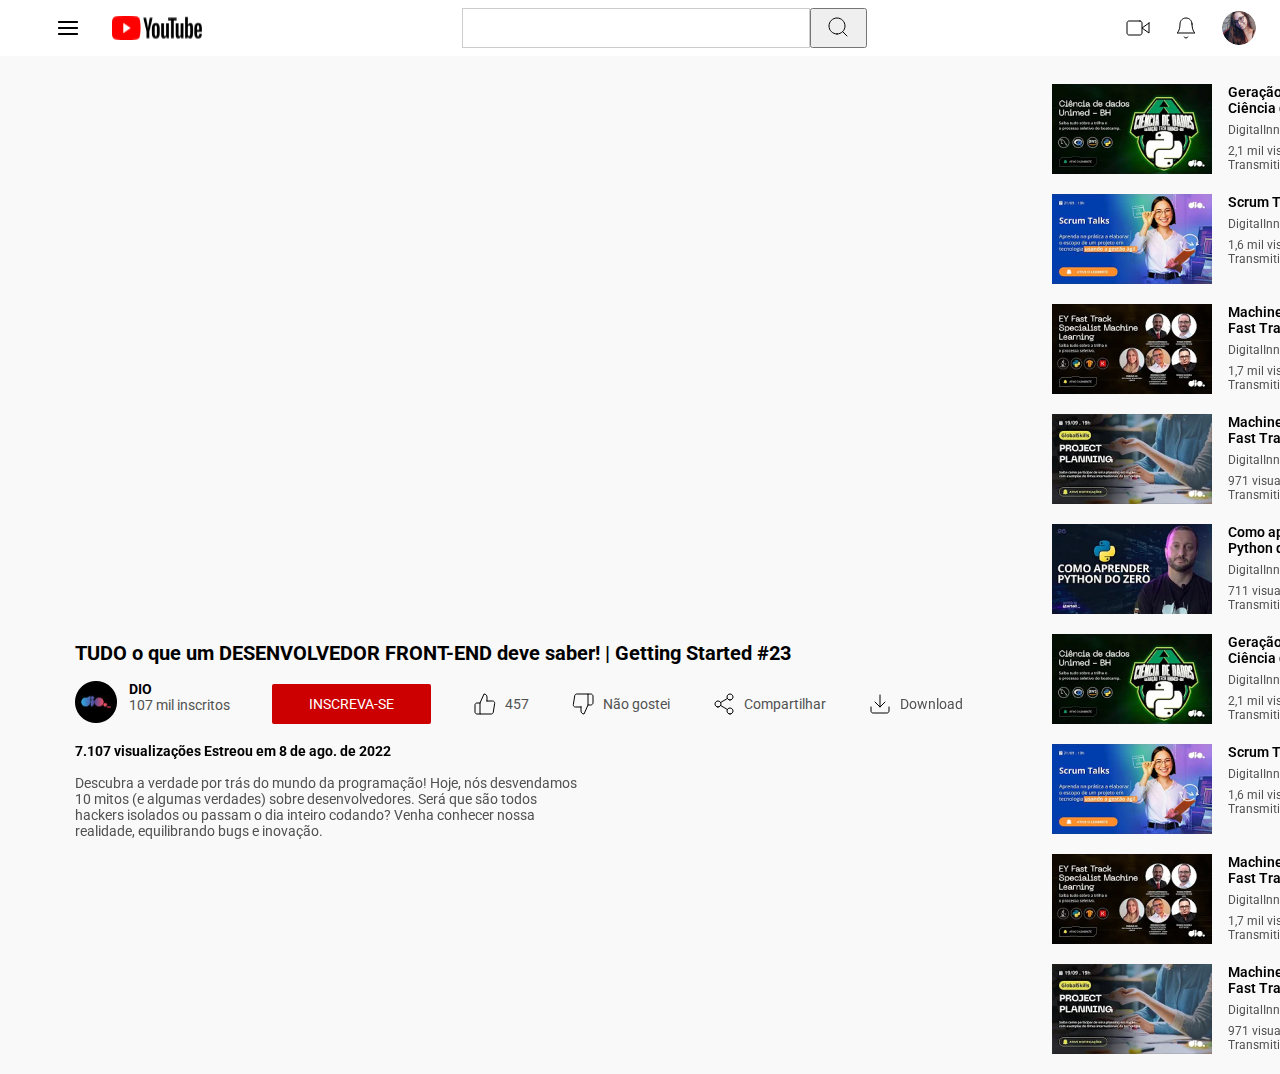
<file: Desafio 1/index.html>
<!DOCTYPE html>
<html lang="pt-br">
<head>
   <meta charset="UTF-8">
   <meta name="viewport" content="width=device-width, initial-scale=1.0">
   <link rel="stylesheet" href="./css/global.css">
   <link rel="stylesheet" href="./css/style.css">
   <title>Desafio Clone da Página do Youtube</title>
</head>
<body>
   <header>
      <div class="logo-menu">
         <img src="./img/menu.png" alt="Logo Youtube">
         <img src="./img/youtube.png" alt="Logo Youtube">
      </div>
      <div class="search">
         <input type="text">
         <button>
            <svg width="24" height="24" viewBox="0 0 24 24" fill="none" xmlns="http://www.w3.org/2000/svg">
               <path d="M11 19C15.4183 19 19 15.4183 19 11C19 6.58172 15.4183 3 11 3C6.58172 3 3 6.58172 3 11C3 15.4183 6.58172 19 11 19Z" stroke="black" stroke-linecap="round" stroke-linejoin="round"/>
               <path d="M21 21L16.65 16.65" stroke="black" stroke-linecap="round" stroke-linejoin="round"/>
            </svg>               
         </button>
      </div>
      <div class="notification">
         <svg width="24" height="24" viewBox="0 0 24 24" fill="none" xmlns="http://www.w3.org/2000/svg">
            <path d="M23 7L16 12L23 17V7Z" stroke="black" stroke-linecap="round" stroke-linejoin="round"/>
            <path d="M14 5H3C1.89543 5 1 5.89543 1 7V17C1 18.1046 1.89543 19 3 19H14C15.1046 19 16 18.1046 16 17V7C16 5.89543 15.1046 5 14 5Z" stroke="black" stroke-linecap="round" stroke-linejoin="round"/>
         </svg>
         <svg width="24" height="24" viewBox="0 0 24 24" fill="none" xmlns="http://www.w3.org/2000/svg">
            <path d="M18 8C18 6.4087 17.3679 4.88258 16.2426 3.75736C15.1174 2.63214 13.5913 2 12 2C10.4087 2 8.88258 2.63214 7.75736 3.75736C6.63214 4.88258 6 6.4087 6 8C6 15 3 17 3 17H21C21 17 18 15 18 8Z" stroke="black" stroke-linecap="round" stroke-linejoin="round"/>
            <path d="M13.73 21C13.5542 21.3031 13.3019 21.5547 12.9982 21.7295C12.6946 21.9044 12.3504 21.9965 12 21.9965C11.6496 21.9965 11.3054 21.9044 11.0018 21.7295C10.6982 21.5547 10.4458 21.3031 10.27 21" stroke="black" stroke-linecap="round" stroke-linejoin="round"/>
         </svg>
         <img src="./img/Avatar.png" alt="Foto perfil"> 
      </div>  
   </header>

   <main>
      <div class="video">
         <div class="video-player">
            <iframe width="952px" height="537px" src="https://www.youtube.com/embed/zGPS2BilrJI?si=KqsLYEaMBJEdG_pc" title="YouTube video player" frameborder="0" allow="accelerometer; autoplay; clipboard-write; encrypted-media; gyroscope; picture-in-picture; web-share" referrerpolicy="strict-origin-when-cross-origin" allowfullscreen></iframe>
         </div>

         <div class="video-player-title">
            <h1>TUDO o que um DESENVOLVEDOR FRONT-END deve saber! | Getting Started #23</h1>
         </div>

         <div class="channel-infos">
            <div class="channel">
               <div class="channel-avatar">
                  <img src="./img/Channel Avatar.png" alt="Canal DIO (Digital Innovation One)">
               </div>

               <div class="channel-details">
                  <h3>DIO</h3>
                  <p>107 mil inscritos</p>
               </div>
            </div>

            <div class="subscribe-channel">
               <button>inscreva-se</button>
            </div>

            <div class="like">
               <svg width="24" height="24" viewBox="0 0 24 24" fill="none" xmlns="http://www.w3.org/2000/svg">
                  <path d="M7 22H4C3.46957 22 2.96086 21.7893 2.58579 21.4142C2.21071 21.0391 2 20.5304 2 20V13C2 12.4696 2.21071 11.9609 2.58579 11.5858C2.96086 11.2107 3.46957 11 4 11H7M14 9V5C14 4.20435 13.6839 3.44129 13.1213 2.87868C12.5587 2.31607 11.7956 2 11 2L7 11V22H18.28C18.7623 22.0055 19.2304 21.8364 19.5979 21.524C19.9654 21.2116 20.2077 20.7769 20.28 20.3L21.66 11.3C21.7035 11.0134 21.6842 10.7207 21.6033 10.4423C21.5225 10.1638 21.3821 9.90629 21.1919 9.68751C21.0016 9.46873 20.7661 9.29393 20.5016 9.17522C20.2371 9.0565 19.9499 8.99672 19.66 9H14Z" stroke="black" stroke-linecap="round" stroke-linejoin="round"/>
               </svg>
               <p>457</p>
            </div>

            <div class="dislike">
               <svg width="24" height="24" viewBox="0 0 24 24" fill="none" xmlns="http://www.w3.org/2000/svg">
                  <path d="M17 2H19.67C20.236 1.98999 20.7859 2.18813 21.2154 2.55681C21.6449 2.9255 21.9241 3.43905 22 4V11C21.9241 11.5609 21.6449 12.0745 21.2154 12.4432C20.7859 12.8119 20.236 13.01 19.67 13H17M10 15V19C10 19.7956 10.3161 20.5587 10.8787 21.1213C11.4413 21.6839 12.2044 22 13 22L17 13V2H5.72C5.23767 1.99454 4.76962 2.16359 4.40209 2.47599C4.03457 2.78839 3.79232 3.22309 3.72 3.7L2.34 12.7C2.29649 12.9866 2.31583 13.2793 2.39666 13.5577C2.47749 13.8362 2.6179 14.0937 2.80814 14.3125C2.99839 14.5313 3.23392 14.7061 3.49843 14.8248C3.76294 14.9435 4.05009 15.0033 4.34 15H10Z" stroke="black" stroke-linecap="round" stroke-linejoin="round"/>
               </svg>
               <p>Não gostei</p> 
            </div>

            <div class="share">
               <svg width="24" height="24" viewBox="0 0 24 24" fill="none" xmlns="http://www.w3.org/2000/svg">
                  <path d="M18 8C19.6569 8 21 6.65685 21 5C21 3.34315 19.6569 2 18 2C16.3431 2 15 3.34315 15 5C15 6.65685 16.3431 8 18 8Z" stroke="black" stroke-linecap="round" stroke-linejoin="round"/>
                  <path d="M6 15C7.65685 15 9 13.6569 9 12C9 10.3431 7.65685 9 6 9C4.34315 9 3 10.3431 3 12C3 13.6569 4.34315 15 6 15Z" stroke="black" stroke-linecap="round" stroke-linejoin="round"/>
                  <path d="M18 22C19.6569 22 21 20.6569 21 19C21 17.3431 19.6569 16 18 16C16.3431 16 15 17.3431 15 19C15 20.6569 16.3431 22 18 22Z" stroke="black" stroke-linecap="round" stroke-linejoin="round"/>
                  <path d="M8.59 13.51L15.42 17.49" stroke="black" stroke-linecap="round" stroke-linejoin="round"/>
                  <path d="M15.41 6.50999L8.59 10.49" stroke="black" stroke-linecap="round" stroke-linejoin="round"/>
               </svg>
               <p>Compartilhar</p>
            </div>

            <div class="download">
               <svg width="24" height="24" viewBox="0 0 24 24" fill="none" xmlns="http://www.w3.org/2000/svg">
                  <path d="M21 15V19C21 19.5304 20.7893 20.0391 20.4142 20.4142C20.0391 20.7893 19.5304 21 19 21H5C4.46957 21 3.96086 20.7893 3.58579 20.4142C3.21071 20.0391 3 19.5304 3 19V15" stroke="black" stroke-linecap="round" stroke-linejoin="round"/>
                  <path d="M7 10L12 15L17 10" stroke="black" stroke-linecap="round" stroke-linejoin="round"/>
                  <path d="M12 15V3" stroke="black" stroke-linecap="round" stroke-linejoin="round"/>
               </svg>
               <p>Download</p>
            </div>
         </div>

         <div class="views">
            <p>7.107 visualizações  Estreou em 8 de ago. de 2022</p>
         </div>

         <div class="details">
            <p>
               Descubra a verdade por trás do mundo da programação! 
               Hoje, nós desvendamos 10 mitos (e algumas verdades) sobre desenvolvedores.
               Será que são todos hackers isolados ou passam o dia inteiro codando? 
               Venha conhecer nossa realidade, equilibrando bugs e inovação.
            </p>
         </div>
      </div>
      
      <div class="playlist-video">
         <div class="thumbnail">
            <div class="thumbnail-video">
               <img src="./img/Img-1.png" alt="Vídeo Aula DIO">
            </div>
            <div class="thumbnail-infos">
               <h2>Geração Tech Unimed - BH - Ciência de Dados</h2>
               <div class="thumbnail-channel">
                  <p>DigitalInnovationOne</p>
               </div>
               <div class="thumbnail-views">
                  <p>2,1 mil visualizações</p>
                  <p>Transmitido há 2 dias</p>
               </div>
            </div>
         </div>

         <div class="thumbnail">
            <div class="thumbnail-video">
               <img src="./img/Img-2.png" alt="Vídeo Aula DIO">
            </div>
            <div class="thumbnail-infos">
               <h2>Scrum Talks</h2>
               <div class="thumbnail-channel">
                  <p>DigitalInnovationOne</p>
               </div>
               <div class="thumbnail-views">
                  <p>1,6 mil visualizações</p>
                  <p>Transmitido há 3 dias</p>
               </div>
            </div>
         </div>

         <div class="thumbnail">
            <div class="thumbnail-video">
               <img src="./img/Img-3.png" alt="Vídeo Aula DIO">
            </div>
            <div class="thumbnail-infos">
               <h2>Machine Learning Avançado - Fast Track</h2>
               <div class="thumbnail-channel">
                  <p>DigitalInnovationOne</p>
               </div>
               <div class="thumbnail-views">
                  <p>1,7 mil visualizações</p>
                  <p>Transmitido há 4 dias</p>
               </div>
            </div>
         </div>

         <div class="thumbnail">
            <div class="thumbnail-video">
               <img src="./img/Img-4.png" alt="Vídeo Aula DIO">
            </div>
            <div class="thumbnail-infos">
               <h2>Machine Learning Avançado - Fast Track</h2>
               <div class="thumbnail-channel">
                  <p>DigitalInnovationOne</p>
               </div>
               <div class="thumbnail-views">
                  <p>971 visualizações</p>
                  <p>Transmitido há 5 dias</p>
               </div>
            </div>
         </div>

         <div class="thumbnail">
            <div class="thumbnail-video">
               <img src="./img/Img-5.png" alt="Vídeo Aula DIO">
            </div>
            <div class="thumbnail-infos">
               <h2>Como aprender a programar Python do ZERO</h2>
               <div class="thumbnail-channel">
                  <p>DigitalInnovationOne</p>
               </div>
               <div class="thumbnail-views">
                  <p>711 visualizações</p>
                  <p>Transmitido há 6 dias</p>
               </div>
            </div>
         </div>
         
         <div class="thumbnail">
            <div class="thumbnail-video">
               <img src="./img/Img-1.png" alt="Vídeo Aula DIO">
            </div>
            <div class="thumbnail-infos">
               <h2>Geração Tech Unimed - BH - Ciência de Dados</h2>
               <div class="thumbnail-channel">
                  <p>DigitalInnovationOne</p>
               </div>
               <div class="thumbnail-views">
                  <p>2,1 mil visualizações</p>
                  <p>Transmitido há 2 dias</p>
               </div>
            </div>
         </div>

         <div class="thumbnail">
            <div class="thumbnail-video">
               <img src="./img/Img-2.png" alt="Vídeo Aula DIO">
            </div>
            <div class="thumbnail-infos">
               <h2>Scrum Talks</h2>
               <div class="thumbnail-channel">
                  <p>DigitalInnovationOne</p>
               </div>
               <div class="thumbnail-views">
                  <p>1,6 mil visualizações</p>
                  <p>Transmitido há 3 dias</p>
               </div>
            </div>
         </div>

         <div class="thumbnail">
            <div class="thumbnail-video">
               <img src="./img/Img-3.png" alt="Vídeo Aula DIO">
            </div>
            <div class="thumbnail-infos">
               <h2>Machine Learning Avançado - Fast Track</h2>
               <div class="thumbnail-channel">
                  <p>DigitalInnovationOne</p>
               </div>
               <div class="thumbnail-views">
                  <p>1,7 mil visualizações</p>
                  <p>Transmitido há 4 dias</p>
               </div>
            </div>
         </div>

         <div class="thumbnail">
            <div class="thumbnail-video">
               <img src="./img/Img-4.png" alt="Vídeo Aula DIO">
            </div>
            <div class="thumbnail-infos">
               <h2>Machine Learning Avançado - Fast Track</h2>
               <div class="thumbnail-channel">
                  <p>DigitalInnovationOne</p>
               </div>
               <div class="thumbnail-views">
                  <p>971 visualizações</p>
                  <p>Transmitido há 5 dias</p>
               </div>
            </div>
         </div>
      </div>
   </main>
</body>
</html>
</file>
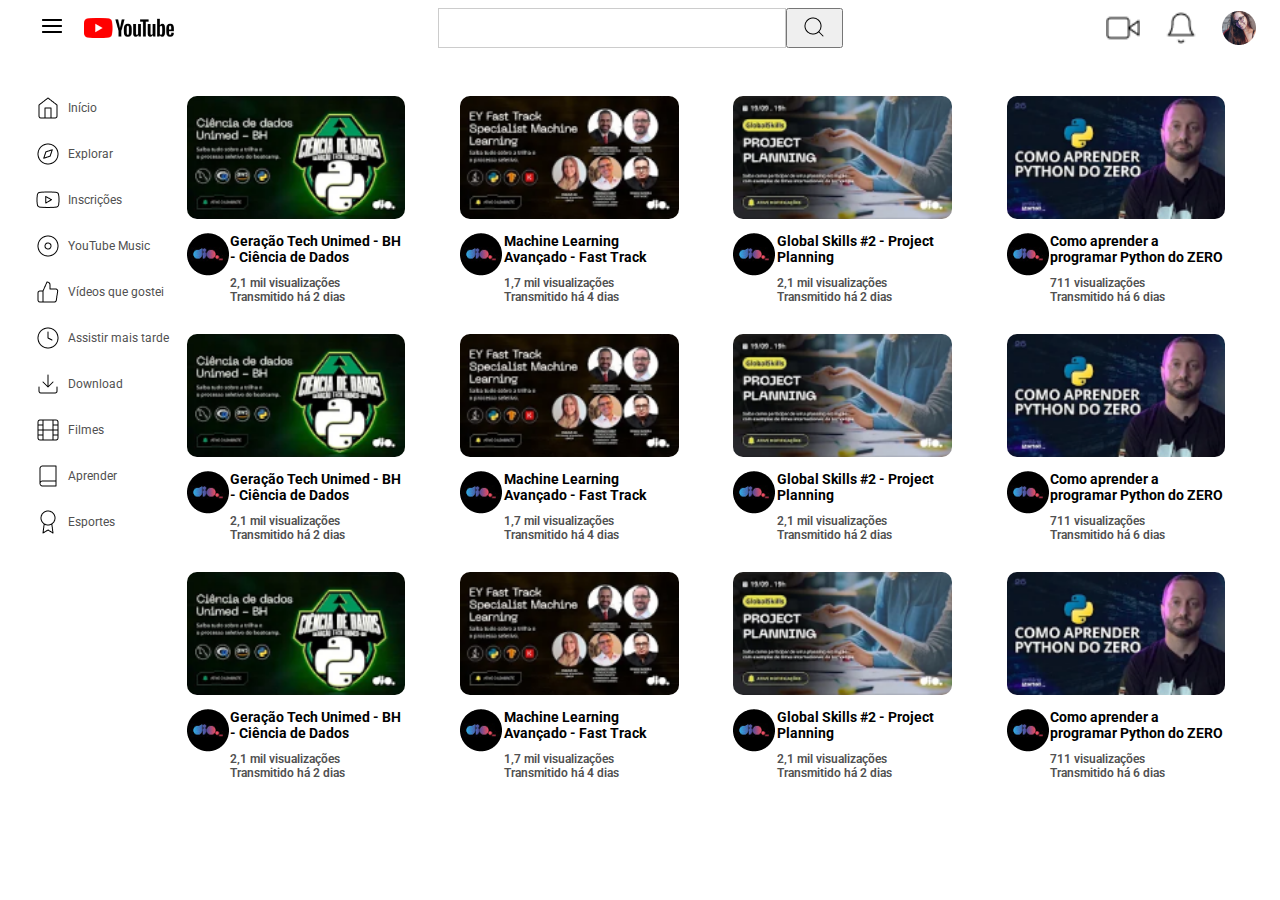
<file: Desafio 2/index.html>
<!DOCTYPE html>
<html lang="pt-br">
<head>
    <meta charset="UTF-8">
    <meta name="viewport" content="width=device-width, initial-scale=1.0">
    <title>Listagem do Youtube com Grid Layout no CSS</title>
    <link rel="stylesheet" href="./css/style.css">
    <link rel="stylesheet" href="./css/global.css">
</head>
<body>
    <header>
        <div class="menu">   
            <div class="logo-menu">
                <img src="./img/menu.png" alt="">
                <img src="./img/youtube.png" alt="">
            </div>
            <div class="search">
                <img src="./img/Rectangle 1.png" alt="">
                <button>
                    <img src="./img/search.png" alt="">
                </button>
            </div>
            <div class="notification">
                <img src="./img/video.png" alt="">
                <img src="./img/bell.png" alt="">
                <img src="./img/Avatar.png" alt="">
            </div>
        </div>    
    </header>
    <main>
        <aside class="sidebar">
            <div class="home">
                <img src="./img/home.png" alt="Icone de home">
                <p>Início</p>
            </div>
            <div class="explore">
                <img src="./img/compass.png" alt="Icone de home">
                <p>Explorar</p>
            </div>
            <div class="youtube">
                <img src="./img/youtubee.png" alt="Icone de home">
                <p>Inscrições</p>
            </div>
            <div class="music">
                <img src="./img/disc.png" alt="Icone de home">
                <p>YouTube Music</p>
            </div>
            <div class="like">
                <img src="./img/thumbs-up.png" alt="Icone de home">
                <p>Vídeos que gostei</p>
            </div>
            <div class="clock">
                <img src="./img/clock.png" alt="Icone de home">
                <p>Assistir mais tarde</p>    
            </div>
            <div class="download">
                <img src="./img/download.png" alt="Icone de home">
                <p>Download</p>
            </div>
            <div class="movie">
                <img src="./img/film.png" alt="Icone de home">
                <p>Filmes</p>
            </div>
            <div class="learn">
                <img src="./img/book.png" alt="Icone de home">
                <p>Aprender</p>
            </div>
            <div class="sport">
                <img src="./img/award.png" alt="Icone de home">
                <p>Esportes</p>
            </div>
        </aside>
        <section class="playlist-video">
            <div class="thumbnail">
                <div class="thumbnail-video">
                   <img src="./img/Img-1.png" alt="Vídeo Aula DIO">
                </div>
                <div class="thumbnail-infos">
                    <img src="./img/Channel Avatar.png" alt="Icone do canal">
                   <h2>Geração Tech Unimed - BH - Ciência de Dados</h2>
                   <div class="thumbnail-views">
                      <p>2,1 mil visualizações</p>
                      <p>Transmitido há 2 dias</p>
                   </div>
                </div>
             </div>
    
             <div class="thumbnail">
                <div class="thumbnail-video">
                   <img src="./img/Img-3.png" alt="Vídeo Aula DIO">
                </div>
                <div class="thumbnail-infos">
                    <img src="./img/Channel Avatar.png" alt="Icone do canal">
                   <h2>Machine Learning Avançado - Fast Track</h2>
                   <div class="thumbnail-views">
                      <p>1,7 mil visualizações</p>
                      <p>Transmitido há 4 dias</p>
                   </div>
                </div>
             </div>
    
             <div class="thumbnail">
                <div class="thumbnail-video">
                   <img src="./img/Img-4.png" alt="Vídeo Aula DIO">
                </div>
                <div class="thumbnail-infos">
                    <img src="./img/Channel Avatar.png" alt="Icone do canal">
                   <h2>Global Skills #2 - Project Planning </h2>
                   <div class="thumbnail-views">
                      <p>2,1 mil visualizações</p>
                      <p>Transmitido há 2 dias</p>
                   </div>
                </div>
             </div>
    
             <div class="thumbnail">
                <div class="thumbnail-video">
                   <img src="./img/Img-5.png" alt="Vídeo Aula DIO">
                </div>
                <div class="thumbnail-infos">
                    <img src="./img/Channel Avatar.png" alt="Icone do canal">
                   <h2>Como aprender a programar Python do ZERO</h2>
                   <div class="thumbnail-views">
                      <p>711 visualizações</p>
                      <p>Transmitido há 6 dias</p>
                   </div>
                </div>
             </div>
    
             <div class="thumbnail">
               <div class="thumbnail-video">
                  <img src="./img/Img-1.png" alt="Vídeo Aula DIO">
               </div>
               <div class="thumbnail-infos">
                   <img src="./img/Channel Avatar.png" alt="Icone do canal">
                  <h2>Geração Tech Unimed - BH - Ciência de Dados</h2>
                  <div class="thumbnail-views">
                     <p>2,1 mil visualizações</p>
                     <p>Transmitido há 2 dias</p>
                  </div>
               </div>
            </div>
   
            <div class="thumbnail">
               <div class="thumbnail-video">
                  <img src="./img/Img-3.png" alt="Vídeo Aula DIO">
               </div>
               <div class="thumbnail-infos">
                   <img src="./img/Channel Avatar.png" alt="Icone do canal">
                  <h2>Machine Learning Avançado - Fast Track</h2>
                  <div class="thumbnail-views">
                     <p>1,7 mil visualizações</p>
                     <p>Transmitido há 4 dias</p>
                  </div>
               </div>
            </div>
   
            <div class="thumbnail">
               <div class="thumbnail-video">
                  <img src="./img/Img-4.png" alt="Vídeo Aula DIO">
               </div>
               <div class="thumbnail-infos">
                   <img src="./img/Channel Avatar.png" alt="Icone do canal">
                  <h2>Global Skills #2 - Project Planning </h2>
                  <div class="thumbnail-views">
                     <p>2,1 mil visualizações</p>
                     <p>Transmitido há 2 dias</p>
                  </div>
               </div>
            </div>
   
            <div class="thumbnail">
               <div class="thumbnail-video">
                  <img src="./img/Img-5.png" alt="Vídeo Aula DIO">
               </div>
               <div class="thumbnail-infos">
                   <img src="./img/Channel Avatar.png" alt="Icone do canal">
                  <h2>Como aprender a programar Python do ZERO</h2>
                  <div class="thumbnail-views">
                     <p>711 visualizações</p>
                     <p>Transmitido há 6 dias</p>
                  </div>
               </div>
            </div>
            
            <div class="thumbnail">
               <div class="thumbnail-video">
                  <img src="./img/Img-1.png" alt="Vídeo Aula DIO">
               </div>
               <div class="thumbnail-infos">
                   <img src="./img/Channel Avatar.png" alt="Icone do canal">
                  <h2>Geração Tech Unimed - BH - Ciência de Dados</h2>
                  <div class="thumbnail-views">
                     <p>2,1 mil visualizações</p>
                     <p>Transmitido há 2 dias</p>
                  </div>
               </div>
            </div>
   
            <div class="thumbnail">
               <div class="thumbnail-video">
                  <img src="./img/Img-3.png" alt="Vídeo Aula DIO">
               </div>
               <div class="thumbnail-infos">
                   <img src="./img/Channel Avatar.png" alt="Icone do canal">
                  <h2>Machine Learning Avançado - Fast Track</h2>
                  <div class="thumbnail-views">
                     <p>1,7 mil visualizações</p>
                     <p>Transmitido há 4 dias</p>
                  </div>
               </div>
            </div>
   
            <div class="thumbnail">
               <div class="thumbnail-video">
                  <img src="./img/Img-4.png" alt="Vídeo Aula DIO">
               </div>
               <div class="thumbnail-infos">
                   <img src="./img/Channel Avatar.png" alt="Icone do canal">
                  <h2>Global Skills #2 - Project Planning </h2>
                  <div class="thumbnail-views">
                     <p>2,1 mil visualizações</p>
                     <p>Transmitido há 2 dias</p>
                  </div>
               </div>
            </div>
   
            <div class="thumbnail">
               <div class="thumbnail-video">
                  <img src="./img/Img-5.png" alt="Vídeo Aula DIO">
               </div>
               <div class="thumbnail-infos">
                   <img src="./img/Channel Avatar.png" alt="Icone do canal">
                  <h2>Como aprender a programar Python do ZERO</h2>
                  <div class="thumbnail-views">
                     <p>711 visualizações</p>
                     <p>Transmitido há 6 dias</p>
                  </div>
               </div>
            </div>
        </section>
    </main>
</body>
</html>
</file>
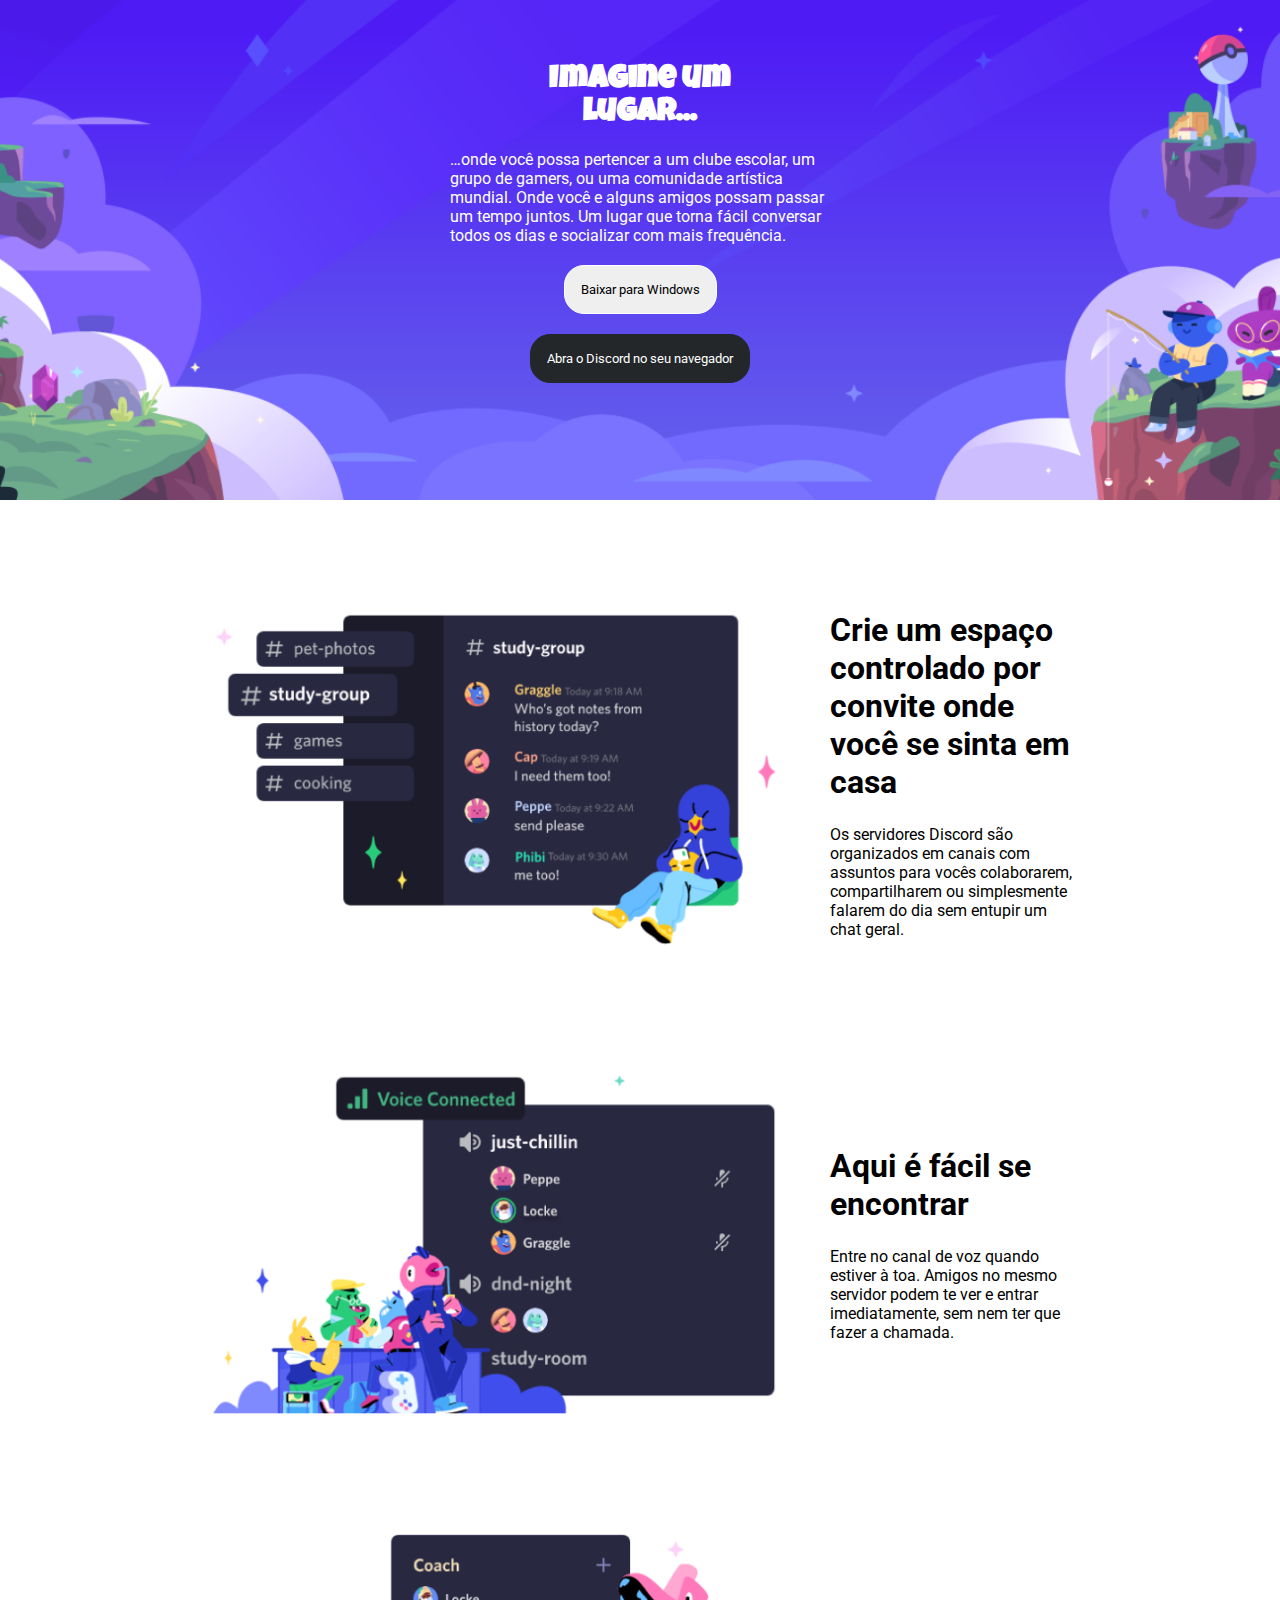
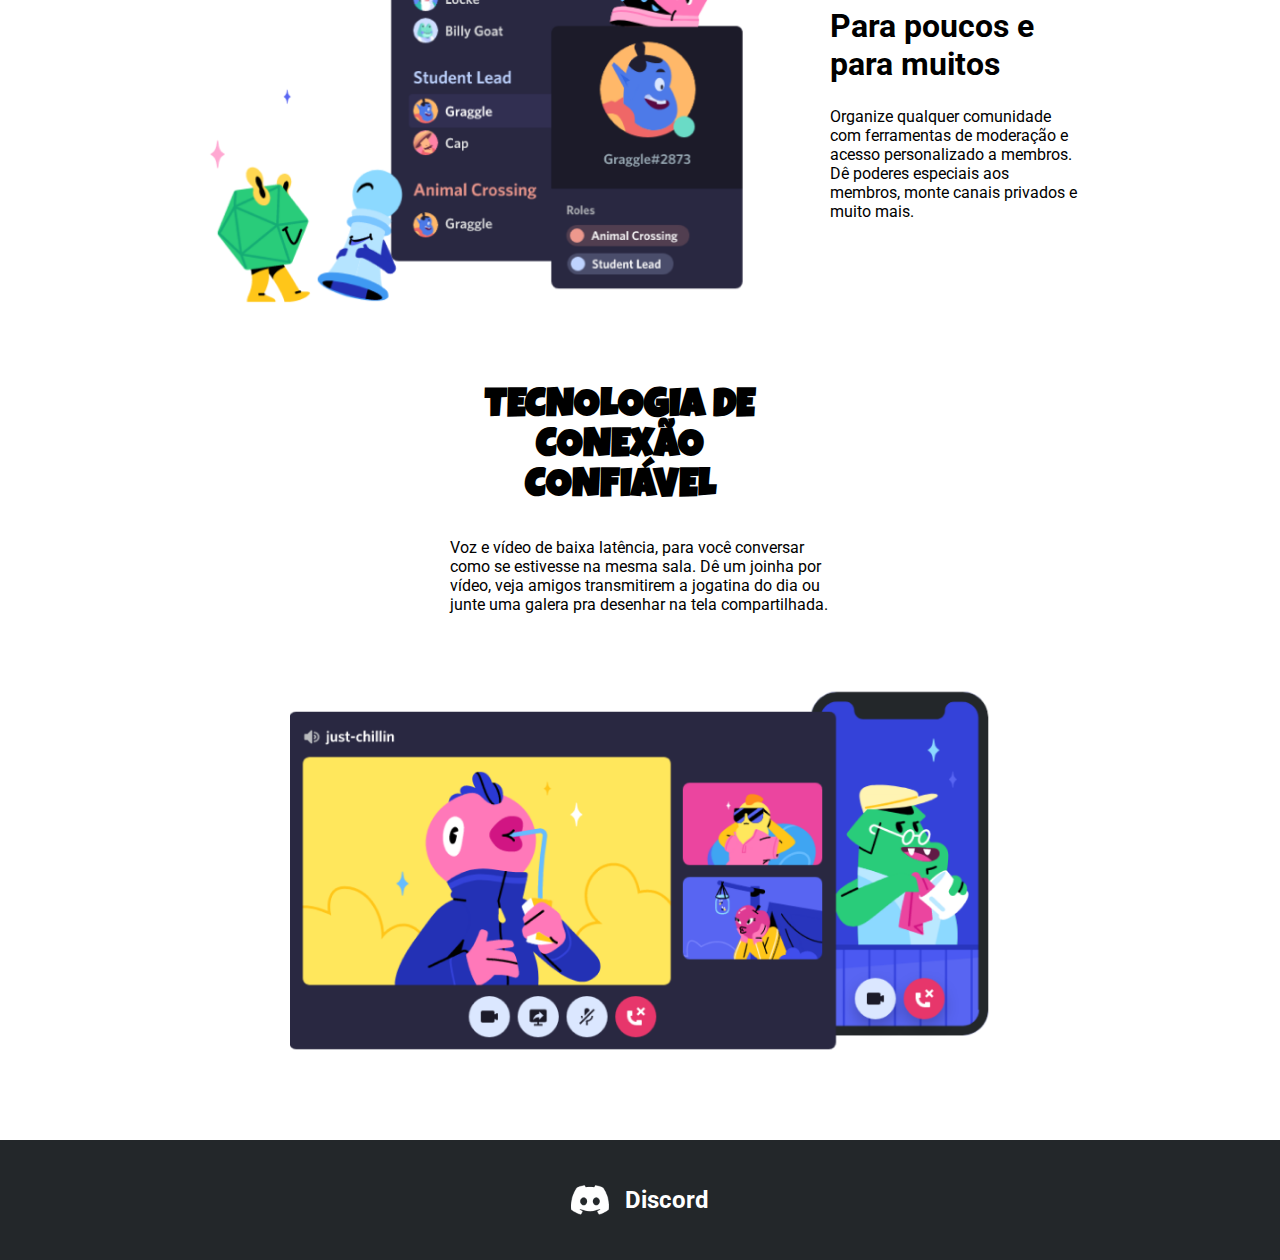
<file: Desafio 3/index.html>
<!DOCTYPE html>
<html lang="pt-br">
<head>
    <meta charset="UTF-8">
    <meta name="viewport" content="width=device-width, initial-scale=1.0">
    <link rel="stylesheet" href="./style.css">
    <title>Discord</title>
</head>
<body>
    <header>
        <div class="header">    
            <h1>Imagine um <br>lugar...</h1>
            <p>…onde você possa pertencer a um clube escolar, um grupo de gamers, ou uma comunidade artística mundial. Onde você e alguns amigos possam passar um tempo juntos. Um lugar que torna fácil conversar todos os dias e socializar com mais frequência.</p>
            <button class="button-1">Baixar para Windows</button>
            <button class="button-2">Abra o Discord no seu navegador</button>
        </div>    
    </header>
    <main>
        <section class="card-initial">
            <img src="./img/Section-1.png" alt="Imagem ilustrativa do discord">
            <div class="card-information">
                <h3>Crie um espaço controlado por convite onde você se sinta em casa</h3>
                <p>Os servidores Discord são organizados em canais com assuntos para vocês colaborarem, compartilharem ou simplesmente falarem do dia sem entupir um chat geral.</p>
            </div>    
        </section>
        <section id="card-inverted" class="card-initial">
            <img src="./img/Section-2.png" alt="Imagem ilustrativa do discord">
            <div class="card-information">
                <h3>Aqui é fácil se encontrar</h3>
                <p>Entre no canal de voz quando estiver à toa. Amigos no mesmo servidor podem te ver e entrar imediatamente, sem nem ter que fazer a chamada.</p>
            </div>    
        </section>
        <section class="card-initial">
            <img src="./img/Section-3.png" alt="Imagem ilustrativa do discord">
            <div class="card-information">
                <h3>Para poucos e para muitos</h3>
                <p>Organize qualquer comunidade com ferramentas de moderação e acesso personalizado a membros. Dê poderes especiais aos membros, monte canais privados e muito mais.</p>
            </div>    
        </section>
        <section class="card-final">
            <h2>TECNOLOGIA DE CONEXÃO <br>CONFIÁVEL</h2>
            <p>Voz e vídeo de baixa latência, para você conversar como se estivesse na mesma sala. Dê um joinha por vídeo, veja amigos transmitirem a jogatina do dia ou junte uma galera pra desenhar na tela compartilhada.</p>
            <img src="./img/Section-4.png" alt="Imagem ilustrativa do discord">
        </section>
    </main>
    <footer>
        <div class="footer">
            <img src="./img/logo.png" alt="Logo do Discord">
            <h2>Discord</h2>
        </div>    
    </footer>
</body>
</html>
</file>
<file: Desafio 1/css/global.css>
@import url('https://fonts.googleapis.com/css2?family=Roboto:wght@400;700&display=swap');

* {
   padding: 0;
   margin: 0;
   box-sizing: border-box;
   font-family: 'Roboto', sans-serif;
}

body {
   width: 100vw;
   height: 100vh;
}

h1 {
   color: #000;
   font-size: 20px;
   font-weight: 700;
}

h2 {
   color: #000;
   font-size: 14px;
   font-weight: 600;
}

h3, p {
   font-size: 14px;
}

p {
   color: #515151;
}

ul li {
   list-style: none;
}

a {
   text-decoration: none;
}
</file>
<file: Desafio 1/css/style.css>
/* 
   header
*/

header {
    background: #FFF;
    display: flex;
    justify-content: space-between;
    align-items: center;
    padding: 8px 24px;
 }
 
 header .logo-menu, 
 header .search {
    display: flex;
    justify-content: center;
 }
 
 header .logo-menu img {
    margin-left: 32px;
 }
 
 header .search input {
    width: 348px;
    height: 40px;
    border: 1px solid #CCC;
 }
 
 header .search button {
    width: 57px;
    height: 40px;
 }
 
 header .notification {
    display: flex;
    justify-content: flex-end;
    align-items: center;
    gap: 24px;
 }
 
 header .notification img {
    width: 34px;
    height: 34px;
    border-radius: 50%;
 }
 
 /* 
    main 
 */
 
 main {
    background: #F9F9F9;
    width: 100%;
    padding-top: 28px;
 
    display: flex;
 }
 
 /* LEFT */
 
 main .video {
    margin-left: 75px;
 }
 
 main .video .video-player-title {
    padding: 16px 0;
 }
 
 main .video .channel-infos {
    display: flex;
    flex-direction: row;
    justify-content: flex-start;
    align-items: center;
    gap: 42px;
 }
 
 main .video .channel-infos .channel {
    display: flex;
    flex-direction: row;
 }
 
 main .video .channel-infos .channel .channel-details {
    margin-left: 12px;
 }
 
 main .video .channel-infos .channel .channel-details h3 {
    font-weight: 700;
 }
 
 main .video .channel-infos .subscribe-channel button {
    width: 159px;
    height: 40px;
    border: transparent;
    border-radius: 2px;
    background: #C00;
 
    color: #FFF;
    font-size: 14px;
    text-transform: uppercase;
 }
 
 main .video .channel-infos .like {
    display: flex;
    flex-direction: row;
    align-items: center;
 }
 
 main .video .channel-infos .dislike {
    display: flex;
    flex-direction: row;
    align-items: center;
 }
 
 main .video .channel-infos .share {
    display: flex;
    flex-direction: row;
    align-items: center;
 }
 
 main .video .channel-infos .download {
    display: flex;
    flex-direction: row;
    align-items: center;
 }
 
 main .video .channel-infos .like p,
 main .video .channel-infos .dislike p,
 main .video .channel-infos .share p,
 main .video .channel-infos .download p {
    margin-left: 8px;
 }
 
 main .video .views {
    width: 391px;
    height: 16px;
    padding: 16px 0;
 }
 
 main .video .views p {
    color: #000;
    font-weight: 700;
 }
 
 main .video .details {
    padding-top: 16px;
    width: 510px;
 }
 
 main .video .details p {
    color: #515151;
    font-weight: 400;
 }
 
 /* RIGHT */
 
 main .playlist-video {
    margin-left: 25px;
 }
 
 main .playlist-video .thumbnail {
    display: flex;
    margin-bottom: 16px;
 }
 
 main .playlist-video .thumbnail .thumbnail-infos {
    width: 196px;
    max-height: 90px;
    margin-left: 16px;
 }
 
 main .playlist-video .thumbnail .thumbnail-infos .thumbnail-channel,
 main .playlist-video .thumbnail .thumbnail-infos .thumbnail-views {
    padding-top: 7px;
 }
 
 main .playlist-video .thumbnail .thumbnail-infos .thumbnail-channel p,
 main .playlist-video .thumbnail .thumbnail-infos .thumbnail-views p {
    font-size: 12px;
 }
</file>
<file: Desafio 2/css/style.css>
header .menu {
    display: flex;
    justify-content: space-between;
    align-items: center;
    padding: 8px 24px;
}

header .menu-logo, header .search {
    display: flex;
    justify-content: center;
}

header .logo-menu img {
    margin-left: 16px;
 }
 
 header .search input {
    width: 348px;
    height: 40px;
    border: 1px solid #CCC;
 }
 
 header .search button {
    width: 57px;
    height: 40px;
 }
 
 header .notification {
    display: flex;
    justify-content: flex-end;
    align-items: center;
    gap: 24px;
 }
 
 header .notification img {
    width: 34px;
    height: 34px;
 }

main {
    display: flex;
}

main .sidebar {
    width: 250px;
    margin-top: 40px;
}

main .sidebar .home,
main .sidebar .explore,
main .sidebar .youtube,
main .sidebar .music,
main .sidebar .like,
main .sidebar .clock,
main .sidebar .download,
main .sidebar .movie,
main .sidebar .learn,
main .sidebar .sport {
   display: flex;
   align-items: center;
   padding-bottom: 22px;
   margin-left: 36px;
}

main .sidebar .home h1,
main .sidebar .explore h3,
main .sidebar .youtube h3,
main .sidebar .music h3,
main .sidebar .like h3,
main .sidebar .clock h3,
main .sidebar .download h3,
main .sidebar .movie h3,
main .sidebar .learn h3,
main .sidebar .sport h3 {
   margin-left: 16px;
}

main .sidebar p {
    padding-left: 8px;
}

main .playlist-video {
    display: grid;
    grid-template-columns: 1fr 1fr 1fr 1fr;
    margin-top: 40px;
}

.playlist-video .thumbnail .thumbnail-video img {
    width: 80%;
    border-radius: 10px;
}

.playlist-video .thumbnail .thumbnail-infos {
    display: grid;
    grid-template-columns: 1fr 4fr;
    width: 80%;
    margin: 10px 0px 30px 0px;
}

.playlist-video .thumbnail .thumbnail-infos p {
    font-weight: 600;
}

.playlist-video .thumbnail .thumbnail-views {
    grid-area: 2 / 2 / 3 / 3;
}
</file>
<file: Desafio 2/css/global.css>
@import url('https://fonts.googleapis.com/css2?family=Roboto:wght@400;700&display=swap');

* {
   padding: 0;
   margin: 0;
   vertical-align: baseline;
   box-sizing: border-box;
   font-family: 'Roboto', sans-serif;
}

body {
   width: 100%;
   height: 100%;
}

ul li {
   list-style: none;
}

a {
   text-decoration: none;
   color: #000;
   cursor: pointer;
}

h1, h2, h3 {
   font-size: 14px;
}

h1, h2 {
   font-weight: 700;
}

h3 > a {
   font-weight: 400;
}

p {
   font-size: 12px;
   font-weight: 400;
   color: #515151;
}
</file>
<file: Desafio 3/style.css>
@import url('https://fonts.googleapis.com/css2?family=Roboto:wght@400;700&display=swap');
@import url('https://fonts.googleapis.com/css2?family=Luckiest+Guy&display=swap');

*{
    padding: 0;
    margin: 0;
    font-family: 'Roboto', sans-serif;
}

/*HEADER*/

header{
    background-image: url(./img/Header\ Background.png);
    background-position: center;
    background-repeat: no-repeat;
    background-size: cover;
    max-width: 430px;
    height: 500px;    
}

.header{
    display: flex;
    flex-direction: column;
    padding: 64px 32px 32px 32px;
    gap: 20px;
}

.header h1{
    color: white;
    font-family: "luckiest guy", cursive;
}

.header p{
    color: white;
}

.header .button-1{
    max-width: 350px;
    padding: 16px;
    border: 1px solid white;
    border-radius: 20px;
}

.header .button-2{
    max-width: 350px;
    padding: 16px;
    background: rgba(35, 39, 42, 1);
    color: white;
    border: 1px solid rgba(35, 39, 42, 1);
    border-radius: 20px;
}

/*MAIN*/

main{
    max-width: 430px;
}

.card-initial, .card-final{
    display: flex;
    flex-direction: column;
    align-items: center;
    gap: 30px;
    margin: 42px auto;
}

.card-initial img, h3, p{
    max-width: 380px;
    color: black;
}

.card-initial h3{
    font-size: 24px;
}

.card-information{
    display: flex;
    flex-direction: column;
    gap: 24px;
}

.card-final img, h2, p{
    max-width: 380px;
    color: black;
}

.card-final h2{
    font-size: 30px;
    font-family: "luckiest guy", cursive;
    text-align: start;
    margin-left: -40px;
}

/*FOOTER*/

.footer{
    background: rgba(35, 39, 42, 1);
    max-width: 430px;
    height: 120px;
    display: flex;
    align-items: center;
    justify-content: center;
    gap: 16px;
}

.footer img{
    max-width: 40px;
    height: 30px;
}

.footer h2{
    color: white;
}

@media screen and (min-width:431px) {
    header{
        max-width: 100%;
    }

    .header{
        align-items: center;
    }

    .header h1, p{
        text-align: center;
    }

    main{
        max-width: 100%;
    }

    .card-initial{
        display: flex;
        flex-direction: row;
        justify-content: center;
        margin: 80px auto;
    }

    .card-initial img{
        max-width: 600px;
    }
    
    .card-information{
        max-width: 250px;
    }

    .card-information h3{
        font-size: 32px;
    }

    .card-final img, h2, p{
        text-align: start;
    }

    .card-final h2{
        font-size: 40px;
        text-align: center;
    }

    .card-final img{
        max-width: 700px;
    }

    .footer{
        max-width: 100%;
    }
}
</file>
